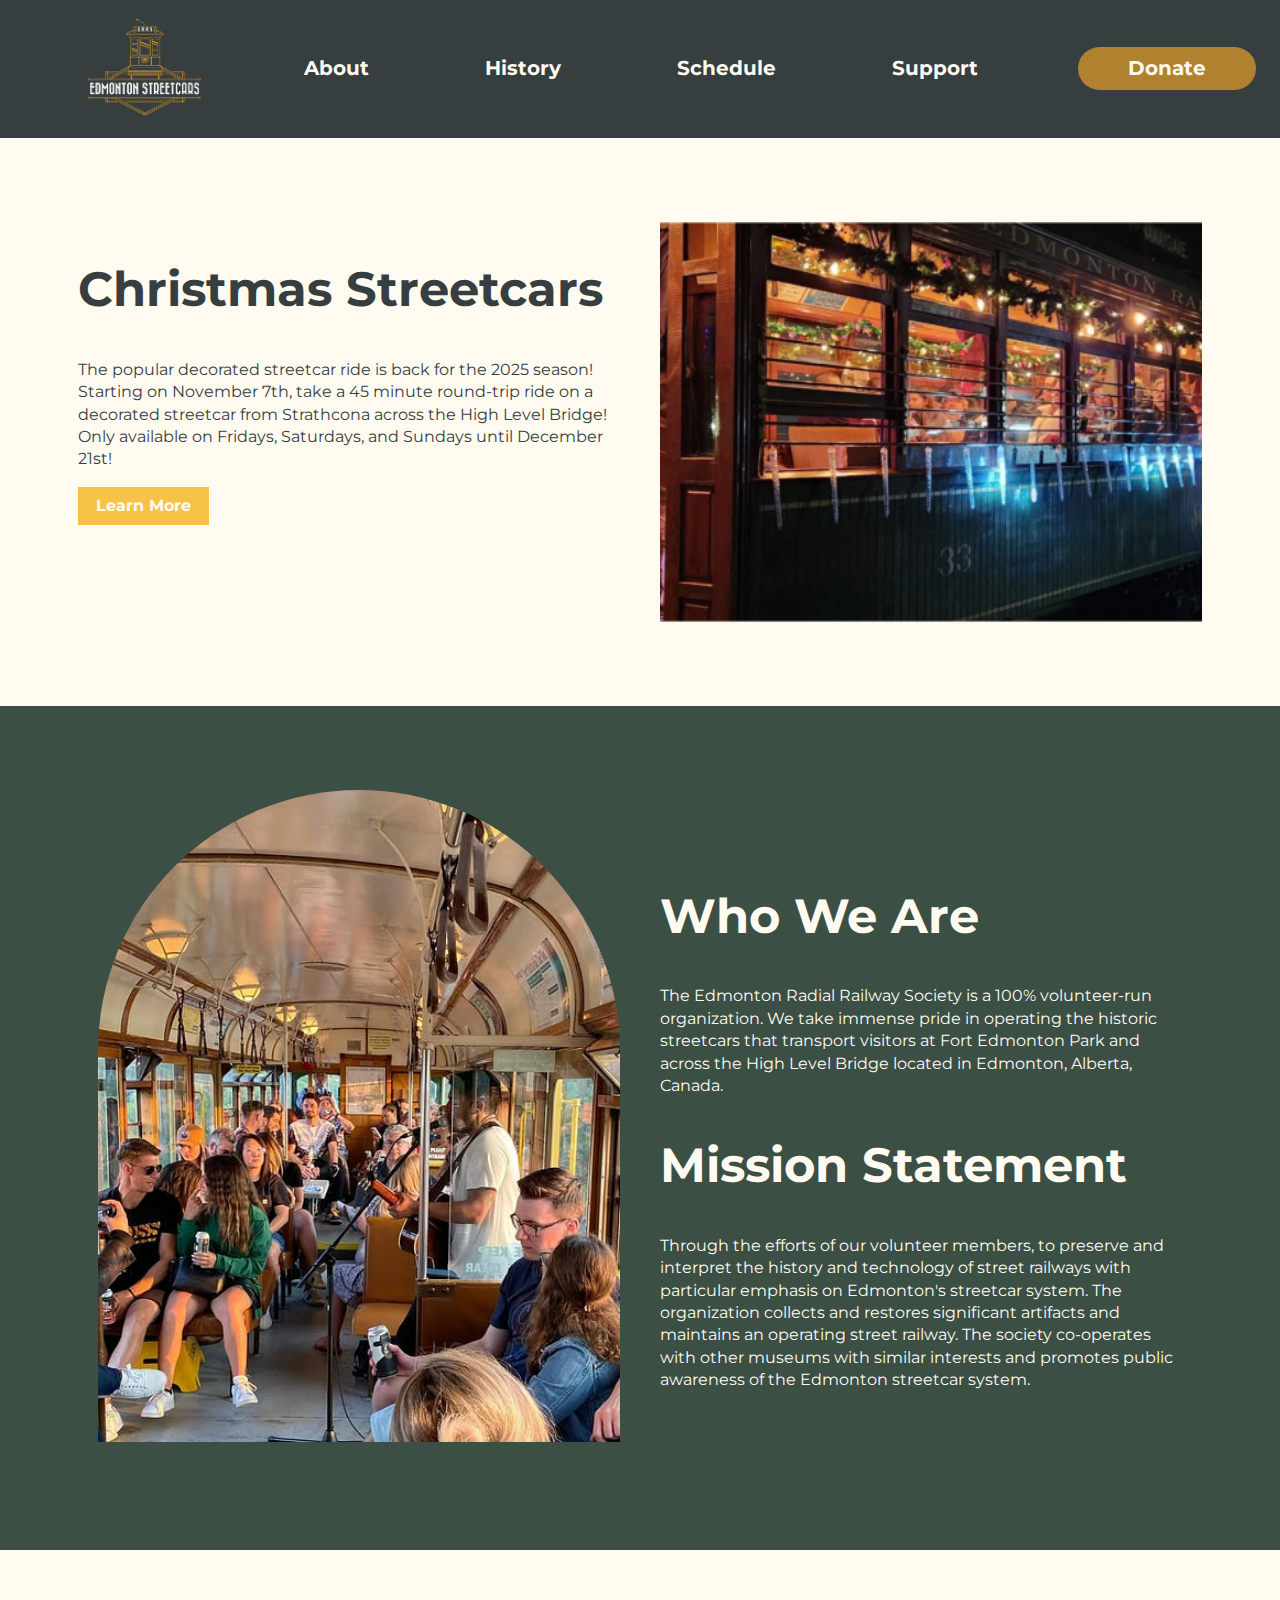
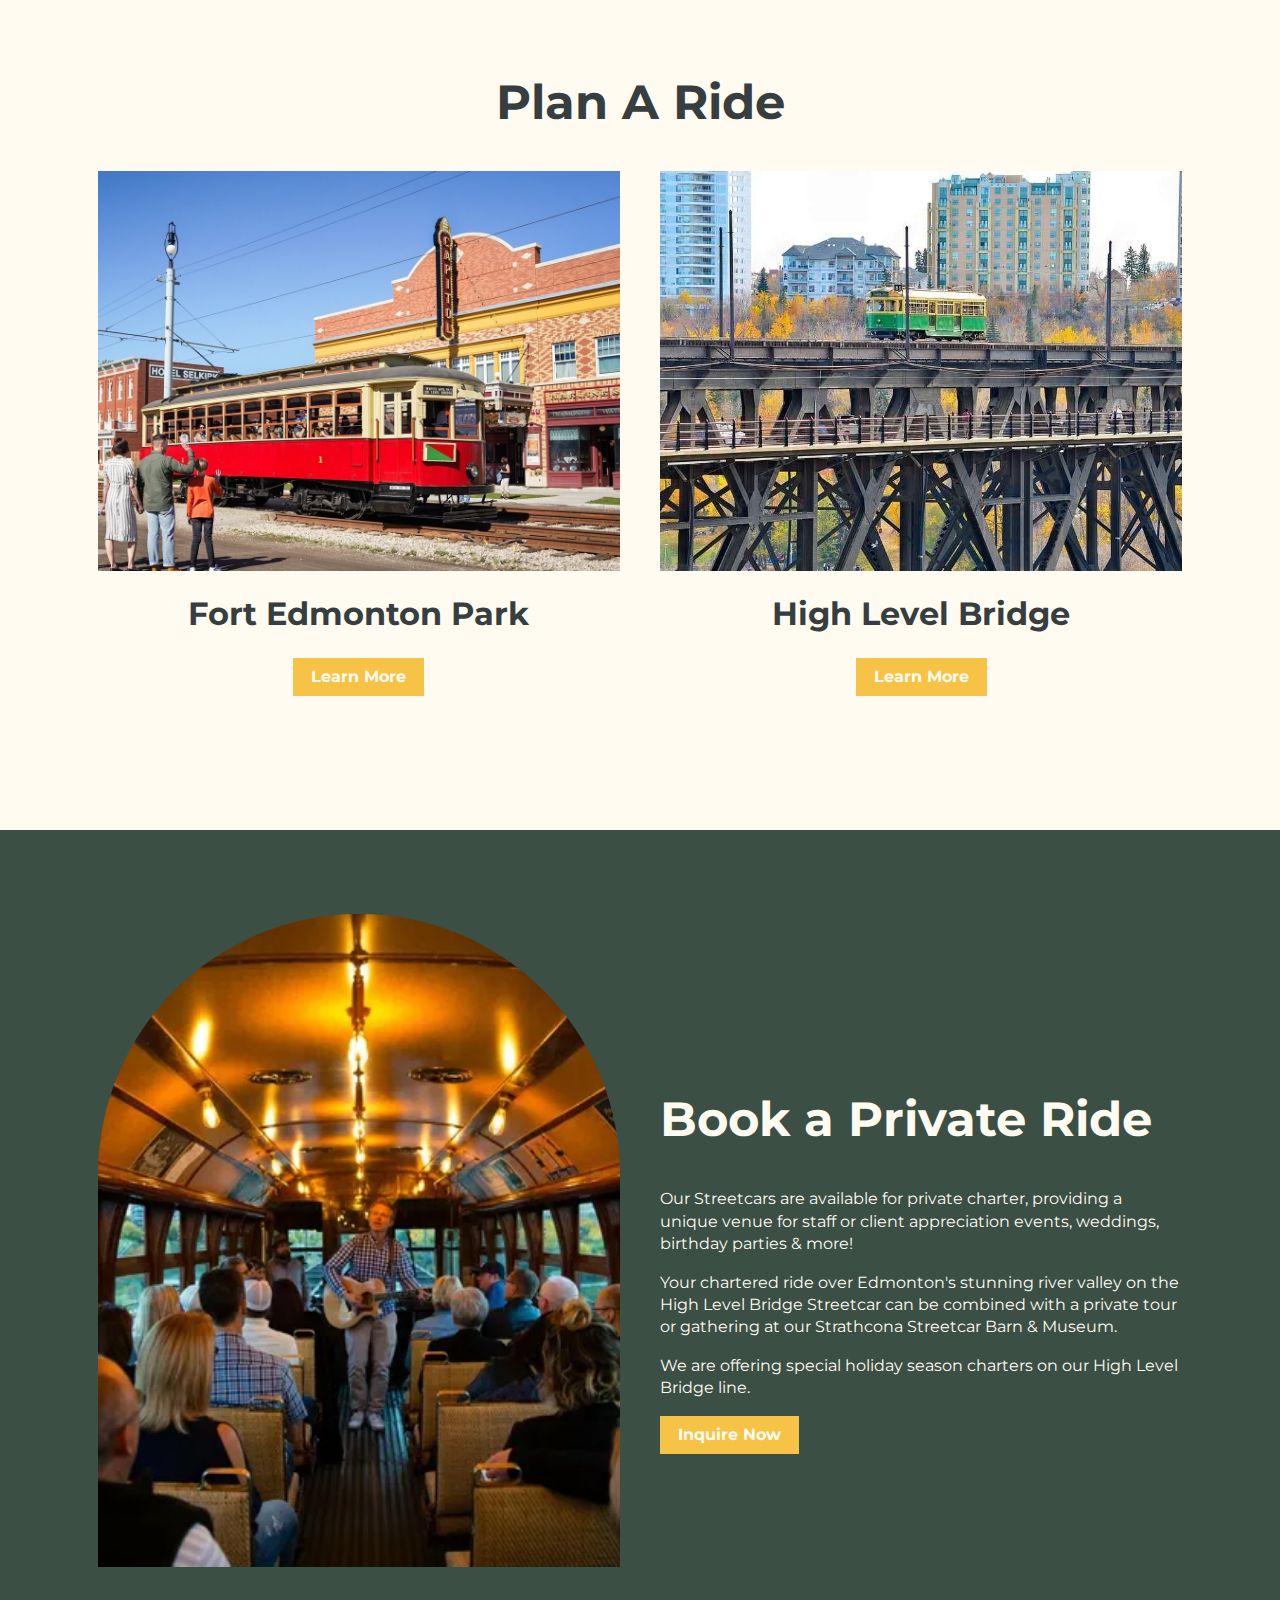
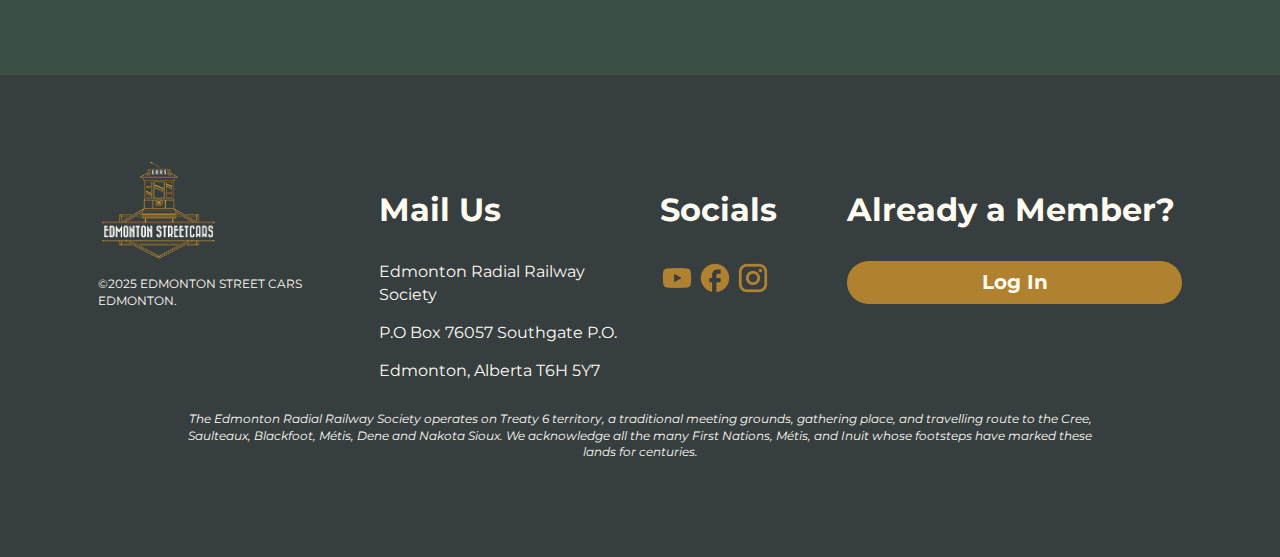
<file: index.html>
<!DOCTYPE html>
<html>
<head>
	<meta charset="utf-8">
	<meta name="viewport" content="width=device-width, initial-scale=1">
	<title>Edmonton Street Cars | Home</title>

	<!-- STYLES -->
	<link rel="stylesheet" type="text/css" href="normalize.css">
	<link rel="stylesheet" type="text/css" href="layout.css">
	<link rel="stylesheet" type="text/css" href="style.css">

	<!-- FONTS -->
	<link rel="preconnect" href="https://fonts.googleapis.com">
	<link rel="preconnect" href="https://fonts.gstatic.com" crossorigin>
	<link href="https://fonts.googleapis.com/css2?family=Montserrat:ital,wght@0,100..900;1,100..900&display=swap" rel="stylesheet">

</head>
<body>

<!-- HEADER -->

	<header style="background-colour: #363E40;" class="overflow-hidden mob-padding-1 col-sm-12">

		<div class="nav-wrap">

			<!-- Logo -->
			<div class="">
				<a href="index.html"><img src="images/esc-logo.png" style="width:120px;" alt="logo"></a>
			</div>

			<!-- Navigation -->
			<div class="menu">
				<nav>
					<ul>
						<li><a href="" class="nav-link">About</a></li>
						<li><a href="" class="nav-link">History</a></li>
						<li><a href="" class="nav-link">Schedule</a></li>
						<li><a href="" class="nav-link">Support</a></li>
					</ul>
				</nav>
			</div>

			<div class="cta-wrap">
				<a href="#" class="button">Donate</a>
			</div>

			<div class="hamburger">
				<div class="line"></div>
				<div class="line"></div>
				<div class="line"></div>
			</div>

		</div>

	</header>

<!-- HERO SECTION -->
	
	<section class="position-relative section-padding background-white overflow-hidden mob-padding-2 col-sm-12">
		
		<!-- Container -->
		<div class="container">
			<div class="row row-justify-center">


		<!-- Row -->
		<div class="row"> <!-- Row Starts -->
				<div class = "col col-lg-6 col-sm-12"> <!-- Column Starts -->

					<div class="flex-between margin-bottom">

						<div><!-- Text -->
							<h2>Christmas Streetcars</h2>
								<p>The popular decorated streetcar ride is back for the 2025 season! Starting on November 7th, take a 45 minute round-trip ride on a decorated streetcar from Strathcona across the High Level Bridge! Only available on Fridays, Saturdays, and Sundays until December 21st!</p>
						</div>

					<a href="" class="button-secondary">Learn More</a>
					</div>

				</div>

				<div class="col col-lg-6 col-sm-12">
					<div class="card-wrap">
						<img src="images/esc1.png" class="train-img" alt="photo of christmas streetcar">
					</div>
				</div>
			
			</div>

		</div>	
	</div>

	</section>

<!--WHO WE ARE SECTION -->

	<section class="position-relative section-padding background-green overflow-hidden mob-padding-2 col-sm-12">

		<!-- Container -->
		<div class="container z-index2">

			<div class="row row-align-center row-justify-center">

				<div class="col col-lg-6 col-sm-12">

					<div class="card-img-wrap">
						<img src="images/esc2.jpg" class="card-img" alt="photo of people in streetcar">
					</div>

				</div>

				<div class="col col-lg-6 col-sm-12">

					<div> <!-- Text Wrapper -->
						<h2 style="color: #FFFBF1;">Who We Are</h2>
						<p style="color: #FFFBF1">The Edmonton Radial Railway Society is a 100% volunteer-run organization. We take immense pride in operating the historic streetcars that transport visitors at Fort Edmonton Park and across the High Level Bridge located in Edmonton, Alberta, Canada.</p>
					</div>

					<div>
						<h2 style="color: #FFFBF1;">Mission Statement</h2>
						<p style="color: #FFFBF1"> Through the efforts of our volunteer members, to preserve and interpret the history and technology of street railways with particular emphasis on Edmonton's streetcar system.

						The organization collects and restores significant artifacts and maintains an operating street railway.

						The society co-operates with other museums with similar interests and promotes public awareness of the Edmonton streetcar system. </p>

					</div>

				</div>

			</div>

		</div>

	</section>


<!--PLAN A RIDE SECTION -->

	<section class="position-relative section-padding background-white overflow-hidden mob-padding-2 col-sm-12">

			<!-- Container -->
			<div class="container">
				<!-- ROW -->
				<div class="row row-justify-center">
					<div class="col col-lg-8 col-sm-12">
						<h2 class="text-center">Plan A Ride</h2>
					</div>
				</div>

				<!-- ROW -->
				<div class="row">
					<!-- Column 1-->
					<div class="col col-lg-6 col-sm-12">
						<div class="img-wrap margin-bottom">
							<div class="card-wrap">
								<img src="images/esc3.jpg" class="train-img" alt="image of red streetcar">
							</div>
							
							<h3 class="img-title">Fort Edmonton Park</h3>
							<a href="" class="button-secondary">Learn More</a>
						</div>

					</div>

					<div class="col col-lg-6 col-sm-12">
						<div class="img-wrap">
							<div class="card-wrap">
								<img src="images/esc4.jpg" class="train-img" alt="image of streetcar on the bridge">
							</div>
							
							<h3 class="img-title">High Level Bridge</h3>
							<a href="" class="button-secondary">Learn More</a>
						</div>
					</div>
				</div>
			</div>
	</section>

<!-- BOOK A PRIVATE RIDE -->

	<section class="position-relative section-padding background-green overflow-hidden mob-padding-2 col-sm-12">

		<!-- Container -->
		<div class="container z-index2">

			<div class="row row-align-center row-justify-center">

				<div class="col col-lg-6 col-sm-12">

					<div class="card-img-wrap">
						<img src="images/esc5.webp" class="card-img" alt="image of person performing in the streetcar">
					</div>

				</div>

				<div class="col col-lg-6 col-sm-12">

					<div> <!-- Text Wrapper -->
						<h2 style="color: #FFFBF1;">Book a Private Ride</h2>
						<p style="color: #FFFBF1">Our Streetcars are available for private charter, providing a unique venue for staff or client appreciation events, weddings, birthday parties & more!</p>

						<p style= "color: #FFFBF1">Your chartered ride over Edmonton's stunning river valley on the High Level Bridge Streetcar can be combined with a private tour or gathering at our Strathcona Streetcar Barn & Museum.</p>

						<p style= "color: #FFFBF1">We are offering special holiday season charters on our High Level Bridge line.</p>

					</div>

					<a href="#" class="button-secondary">Inquire Now</a>


				</div>

			</div>

		</div>

	</section>

</main>

<!-- FOOTER -->

	<footer class="section-padding background-grey overflow-hidden mob-padding-2 col-sm-12">

		<div class="container">

			<div class="row row-justify-between">

				<div class="col col-lg-3 col-sm-12">
					<a href="home.html"><img src="images/esc-logo.png" style="width:120px;"></a>
					<div class="footer-meta">
						<p style="color: #FFFBF1; font-size: 12px;">©2025 EDMONTON STREET CARS EDMONTON. <a href="#" class="text-white"> </a></p>
					</div>
				</div>

				<div class="col col-lg-3 col-sm-12">
					<h3 style="color: #FFFBF1;">Mail Us</h3>
					<p style="color: #FFFBF1;">Edmonton Radial Railway Society</p>
					<p style="color: #FFFBF1;">P.O Box 76057 Southgate P.O.</p>
					<p style="color: #FFFBF1;">Edmonton, Alberta T6H 5Y7</p>
				</div>

				<div class="col col-lg-2 col-sm-12">
					<h3 style="color: #FFFBF1;">Socials</h3>
					<a href="index.html"><img src="images/mdi_youtube.png" style="width:34px; height: 34px;"></a>
					<a href="index.html"><img src="images/ic_baseline-facebook.png" style="width:34px; height: 34px;"></a>
					<a href="index.html"><img src="images/mdi_instagram.png" style="width:34px; height: 34px;"></a>
				</div>


				<div class="col col-lg-4 col-sm-12">
					<h3 style="color: #FFFBF1;">Already a Member?</h3>
					<a href="#" class="button-donate">Log In</a>
				</div>

			</div>

			<div class="row row-justify-center">
				<div class="col-lg-10 col-sm-12 text-center">
					<p style="color: #FFFBF1; font-size: 12px;"><em>The Edmonton Radial Railway Society operates on Treaty 6 territory, a traditional meeting grounds, gathering place, and travelling route to the Cree, Saulteaux, Blackfoot, Métis, Dene and Nakota Sioux. We acknowledge all the many First Nations, Métis, and Inuit whose footsteps have marked these lands for centuries.</em></p>
				</div>
			</div>

		</div>

	</footer>

</body>
</html>
</file>
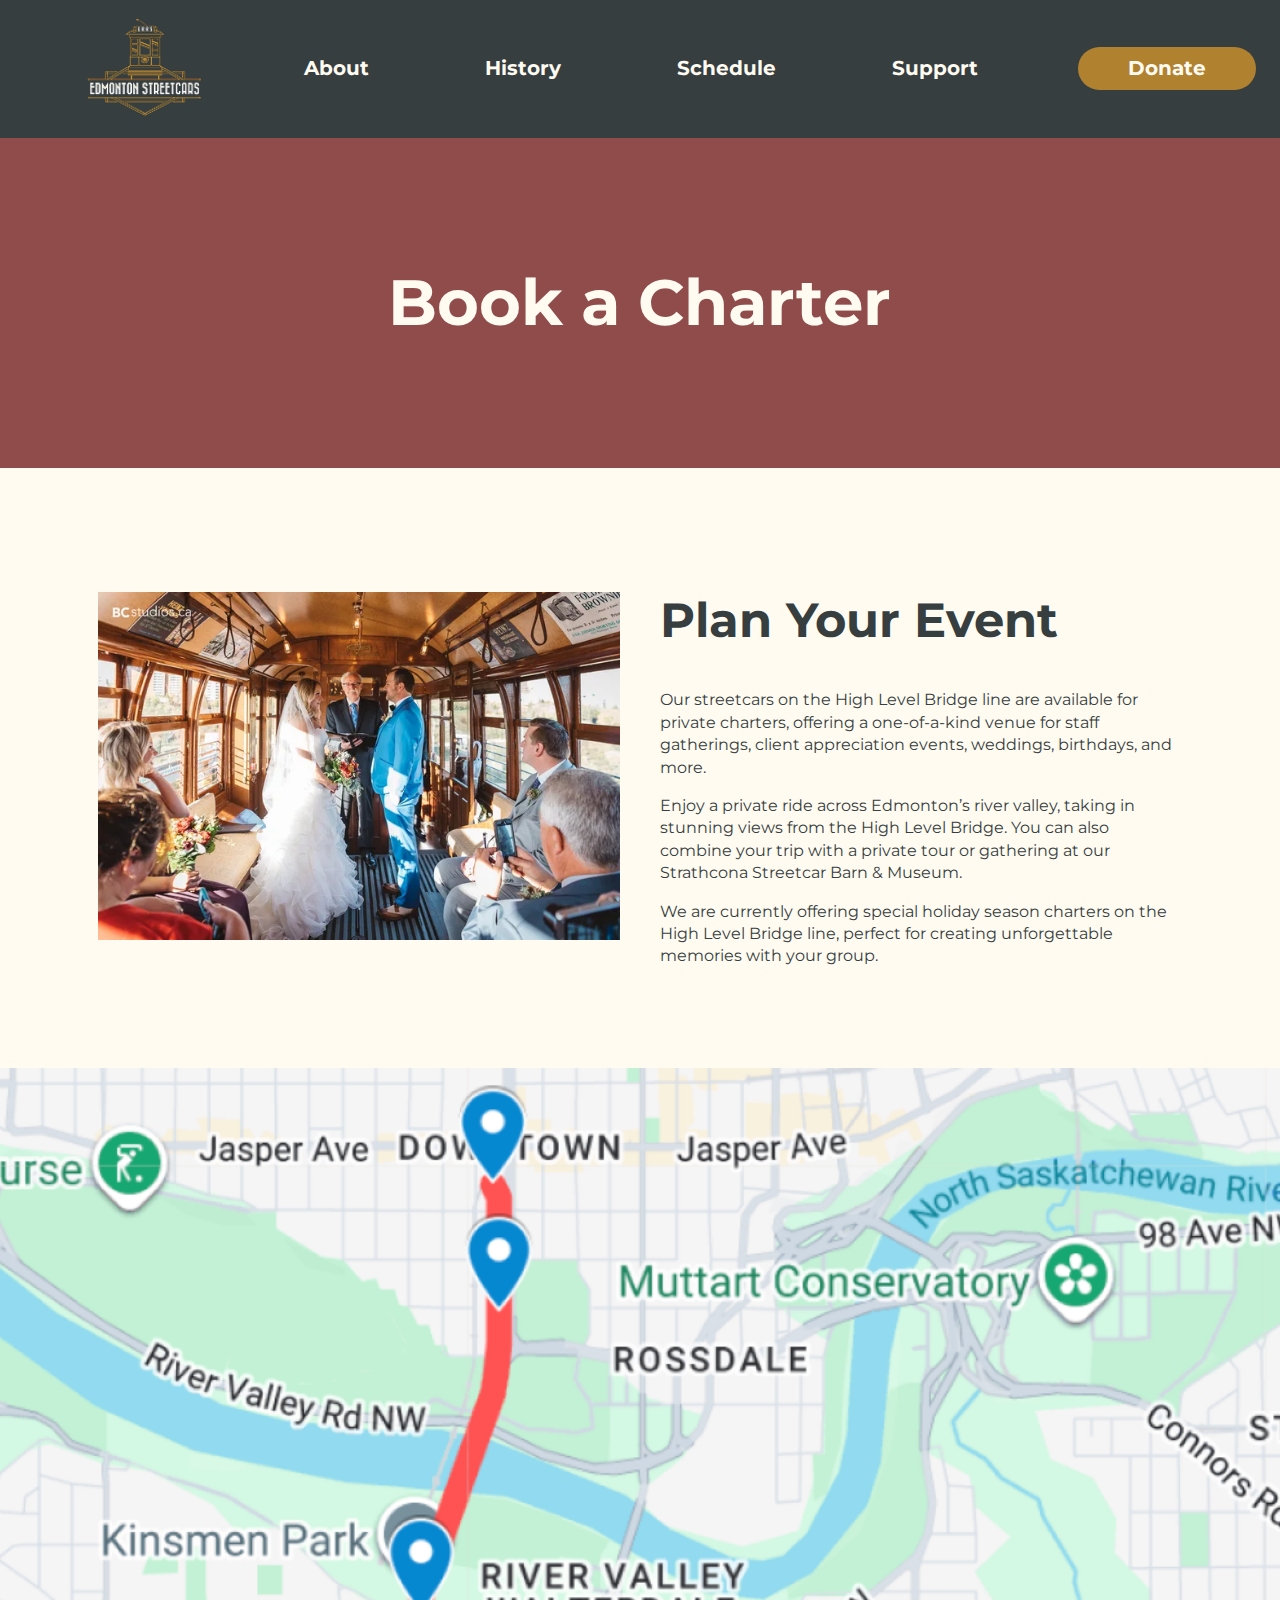
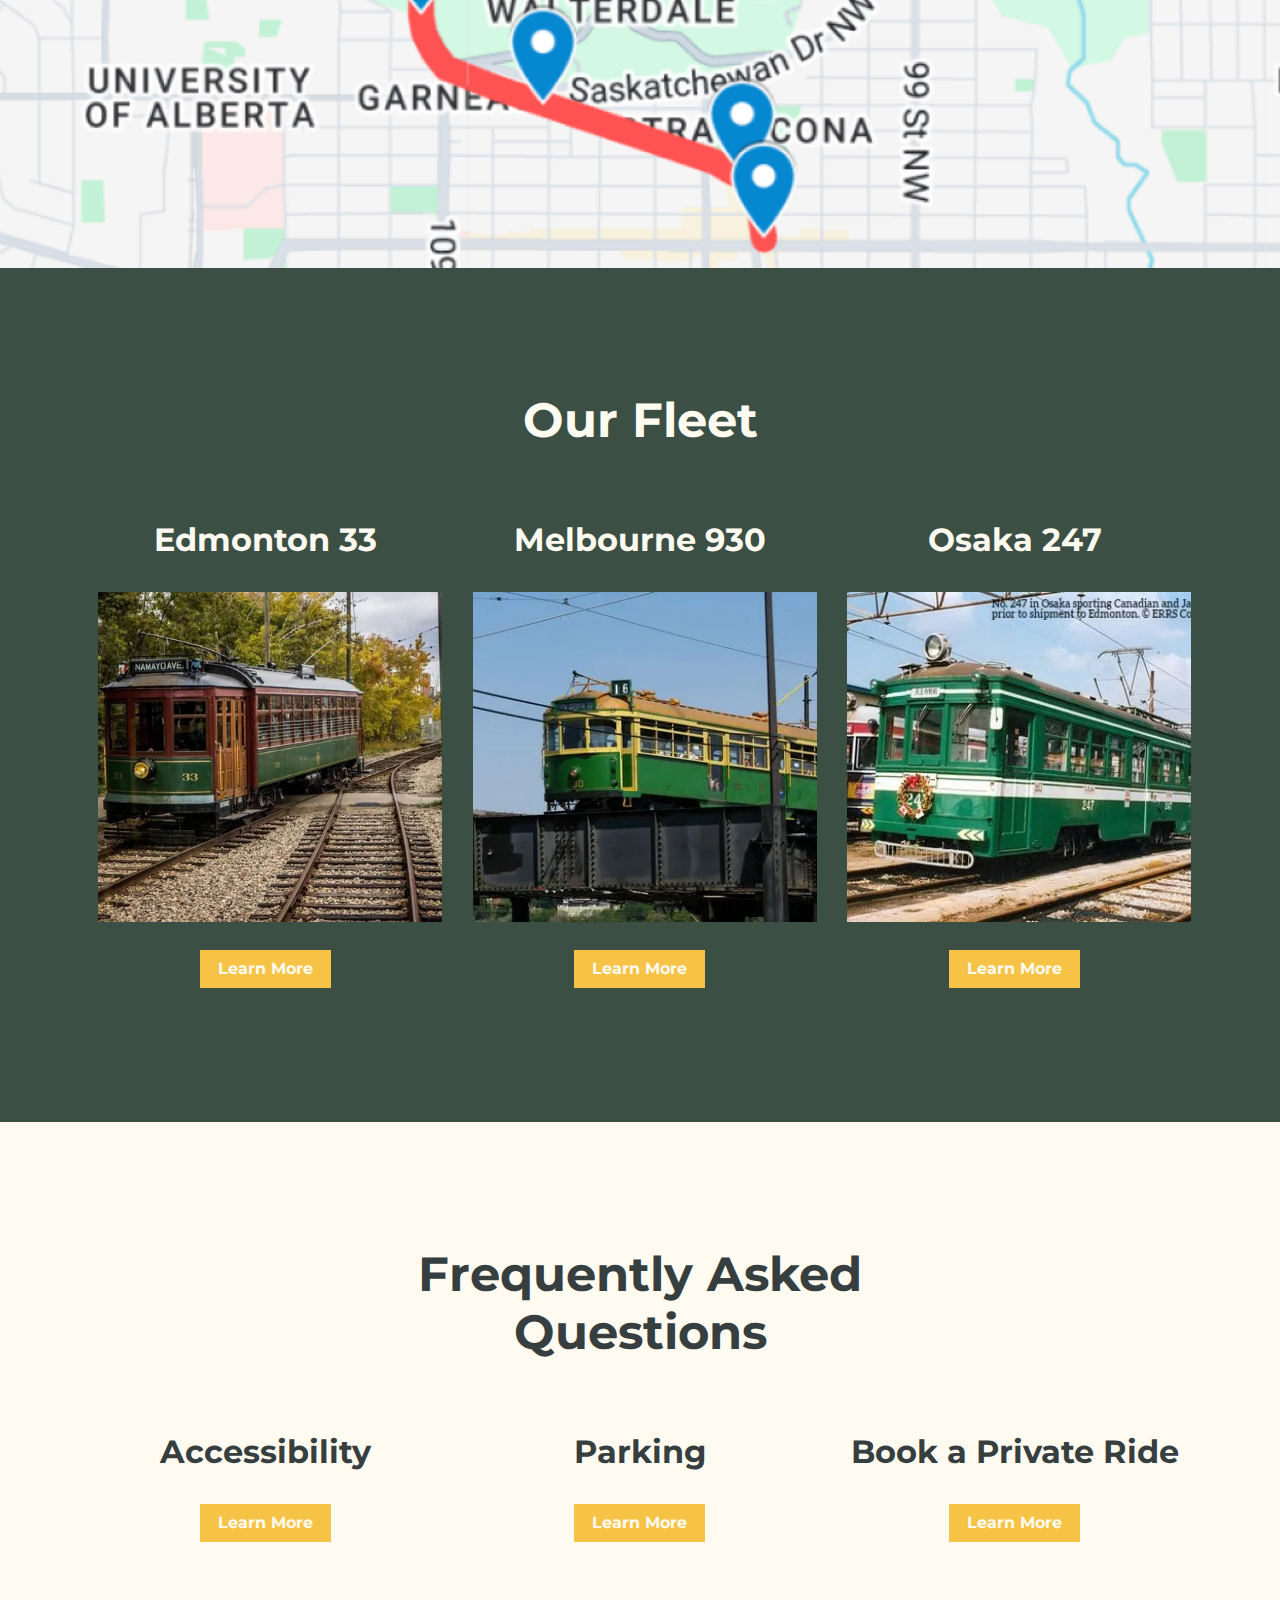
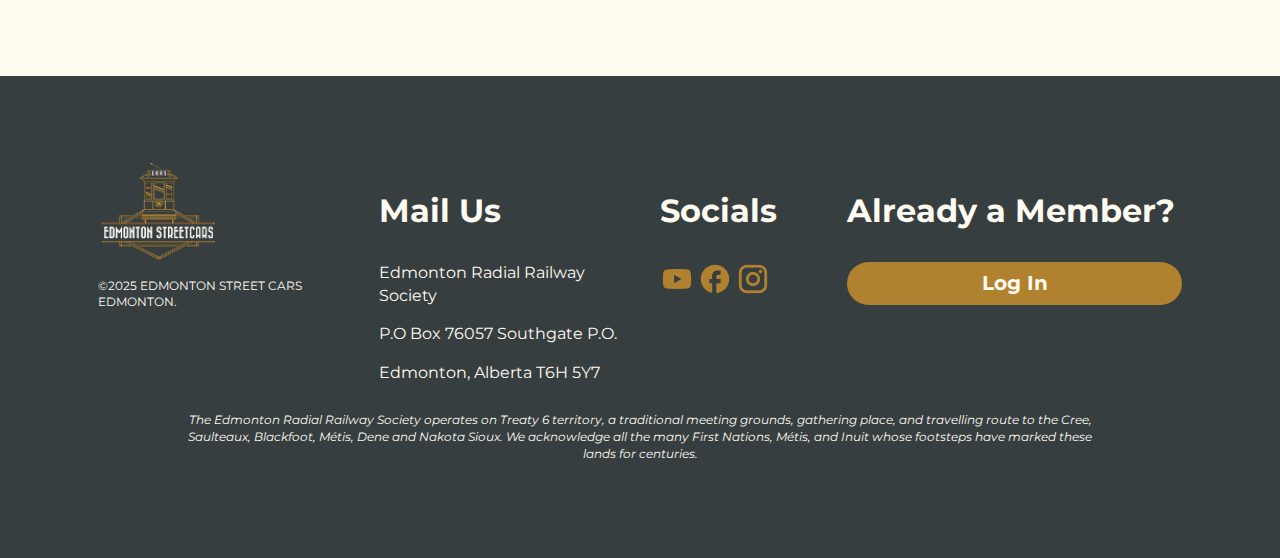
<file: bookacharter.html>
<!DOCTYPE html>
<html>
<head>
	<meta charset="utf-8">
	<meta name="viewport" content="width=device-width, initial-scale=1">
	<title>Edmonton Street Cars | Book a Charter</title>

	<!-- STYLES -->
	<link rel="stylesheet" type="text/css" href="normalize.css">
	<link rel="stylesheet" type="text/css" href="layout.css">
	<link rel="stylesheet" type="text/css" href="style.css">

	<!-- FONTS -->
	<link rel="preconnect" href="https://fonts.googleapis.com">
	<link rel="preconnect" href="https://fonts.gstatic.com" crossorigin>
	<link href="https://fonts.googleapis.com/css2?family=Montserrat:ital,wght@0,100..900;1,100..900&display=swap" rel="stylesheet">

</head>
<body>

<!-- HEADER -->

	<header style="background-colour: #363E40;" class="overflow-hidden mob-padding-1 col-sm-12">

		<div class="nav-wrap">

			<!-- Logo -->
			<div class="">
				<a href="index.html"><img src="images/esc-logo.png" style="width:120px;" alt="logo"></a>
			</div>

			<!-- Navigation -->
			<div class="menu">
				<nav>
					<ul>
						<li><a href="" class="nav-link">About</a></li>
						<li><a href="" class="nav-link">History</a></li>
						<li><a href="" class="nav-link">Schedule</a></li>
						<li><a href="" class="nav-link">Support</a></li>
					</ul>
				</nav>
			</div>

			<div class="cta-wrap">
				<a href="#" class="button">Donate</a>
			</div>

			<div class="hamburger">
				<div class="line"></div>
				<div class="line"></div>
				<div class="line"></div>
			</div>

		</div>

	</header>


<!-- HERO SECTION -->
	
	<section class="position-relative section-padding background-red overflow-hidden mob-padding-2">
		
		<!-- Container -->
		<div class="container">
			<div class="row row-justify-center">


				<!-- Row -->
				<div class="col col-lg-6 col-sm-12">

					<div class="flex-between">

						<div class="text-center">
							<h1 style="color: #FFFBF1;">Book a Charter</h1>
						</div>

					</div>

				</div>

			</div>

		</div>

	</section>

<!--PLAN YOUR EVENT SECTION -->

	<section class="position-relative section-padding background-white overflow-hidden mob-padding-2">

		<!-- Container -->
		<div class="container z-index2">

			<div class="row row-align-center row-justify-center">

				<div class="col col-lg-6 col-sm-12">

					<div>
						<img src="images/esc10.webp" class="card-img">
					</div>

				</div>

				<div class="col col-lg-6 col-sm-12">

					<div> <!-- Text Wrapper -->
						<h2 style="color: #363E40;">Plan Your Event</h2>
						<p style="color: #363E40">Our streetcars on the High Level Bridge line are available for private charters, offering a one-of-a-kind venue for staff gatherings, client appreciation events, weddings, birthdays, and more.</p>

						<p style="color: #363E40">Enjoy a private ride across Edmonton’s river valley, taking in stunning views from the High Level Bridge. You can also combine your trip with a private tour or gathering at our Strathcona Streetcar Barn & Museum.</p>

						<p style="color: #363E40">We are currently offering special holiday season charters on the High Level Bridge line, perfect for creating unforgettable memories with your group.</p>

					</div>

				</div>

			</div>

		</div>

	</section>

<!-- MAP SECTION -->

	<section class="map card-img">

	</section>


<!-- OUR FLEET SECTION -->
	
	<section class="position-relative section-padding background-green overflow-hidden mob-padding-2">
		
		<!-- Container -->
		<div class="container">
			<!-- ROW -->
			<div class="row row-justify-center">
				<div class="col col-lg-8 col-sm-12 text-center">
					<h2 style="color: #FFFBF1;">Our Fleet</h2>
				</div>
			</div>

			<!-- ROW -->
			<div class="row row-justify-center text-center">
				<!-- Column 1 -->
				<div class="col col-lg-4 col-sm-12 margin-bottom">
					<h3 style="color: #FFFBF1;">Edmonton 33</h3>
					<div>
						<img src="images/esc11.webp" class="train-square card-img">
					</div>
					<a href="" class="button-secondary">Learn More</a>
				</div>

				<div class="col col-lg-4 col-sm-12 margin-bottom">
					<h3 style="color: #FFFBF1;">Melbourne 930</h3>
					<div>
						<img src="images/esc12.webp" class="train-square card-img">
					</div>
					<a href="" class="button-secondary">Learn More</a>
				</div>

				<div class="col col-lg-4 col-sm-12 margin-bottom">
					<h3 style="color: #FFFBF1;">Osaka 247</h3>
					<div>
						<img src="images/esc13.webp" class="train-square card-img">
					</div>
					<a href="" class="button-secondary">Learn More</a>
				</div>
			</div>

		</div>
	</section>


<!-- FAQ SECTION -->
	
	<section class="position-relative section-padding background-white overflow-hidden mob-padding-2">
		
		<!-- Container -->
		<div class="container">
			<!-- ROW -->
			<div class="row row-justify-center">
				<div class="col col-lg-8 col-sm-12 text-center">
					<h2>Frequently Asked Questions</h2>
				</div>
			</div>

			<!-- ROW -->
			<div class="row row-justify-center text-center">
				<!-- Column 1 -->
				<div class="col col-lg-4 col-sm-12 text-center margin-bottom">
					<h3>Accessibility</h3>
					<a href="" class="button-secondary">Learn More</a>
				</div>

				<div class="col col-lg-4 col-sm-12 text-center margin-bottom">
					<h3>Parking</h3>
					<a href="" class="button-secondary">Learn More</a>
				</div>

				<div class="col col-lg-4 col-sm-12 text-center margin-bottom">
					<h3>Book a Private Ride</h3>
					<a href="" class="button-secondary">Learn More</a>
				</div>
			</div>

		</div>
	</section>



<!-- FOOTER -->

	<footer class="section-padding background-grey overflow-hidden mob-padding-2 col-sm-12">

		<div class="container">

			<div class="row row-justify-between">

				<div class="col col-lg-3 col-sm-12">
					<a href="home.html"><img src="images/esc-logo.png" style="width:120px;"></a>
					<div class="footer-meta">
						<p style="color: #FFFBF1; font-size: 12px;">©2025 EDMONTON STREET CARS EDMONTON. <a href="#" class="text-white"> </a></p>
					</div>
				</div>

				<div class="col col-lg-3 col-sm-12">
					<h3 style="color: #FFFBF1;">Mail Us</h3>
					<p style="color: #FFFBF1;">Edmonton Radial Railway Society</p>
					<p style="color: #FFFBF1;">P.O Box 76057 Southgate P.O.</p>
					<p style="color: #FFFBF1;">Edmonton, Alberta T6H 5Y7</p>
				</div>

				<div class="col col-lg-2 col-sm-12">
					<h3 style="color: #FFFBF1;">Socials</h3>
					<a href="index.html"><img src="images/mdi_youtube.png" style="width:34px; height: 34px;"></a>
					<a href="index.html"><img src="images/ic_baseline-facebook.png" style="width:34px; height: 34px;"></a>
					<a href="index.html"><img src="images/mdi_instagram.png" style="width:34px; height: 34px;"></a>
				</div>


				<div class="col col-lg-4 col-sm-12">
					<h3 style="color: #FFFBF1;">Already a Member?</h3>
					<a href="#" class="button-donate">Log In</a>
				</div>

			</div>

			<div class="row row-justify-center">
				<div class="col-lg-10 col-sm-12 text-center">
					<p style="color: #FFFBF1; font-size: 12px;"><em>The Edmonton Radial Railway Society operates on Treaty 6 territory, a traditional meeting grounds, gathering place, and travelling route to the Cree, Saulteaux, Blackfoot, Métis, Dene and Nakota Sioux. We acknowledge all the many First Nations, Métis, and Inuit whose footsteps have marked these lands for centuries.</em></p>
				</div>
			</div>

		</div>

	</footer>

</body>
</html>
</file>
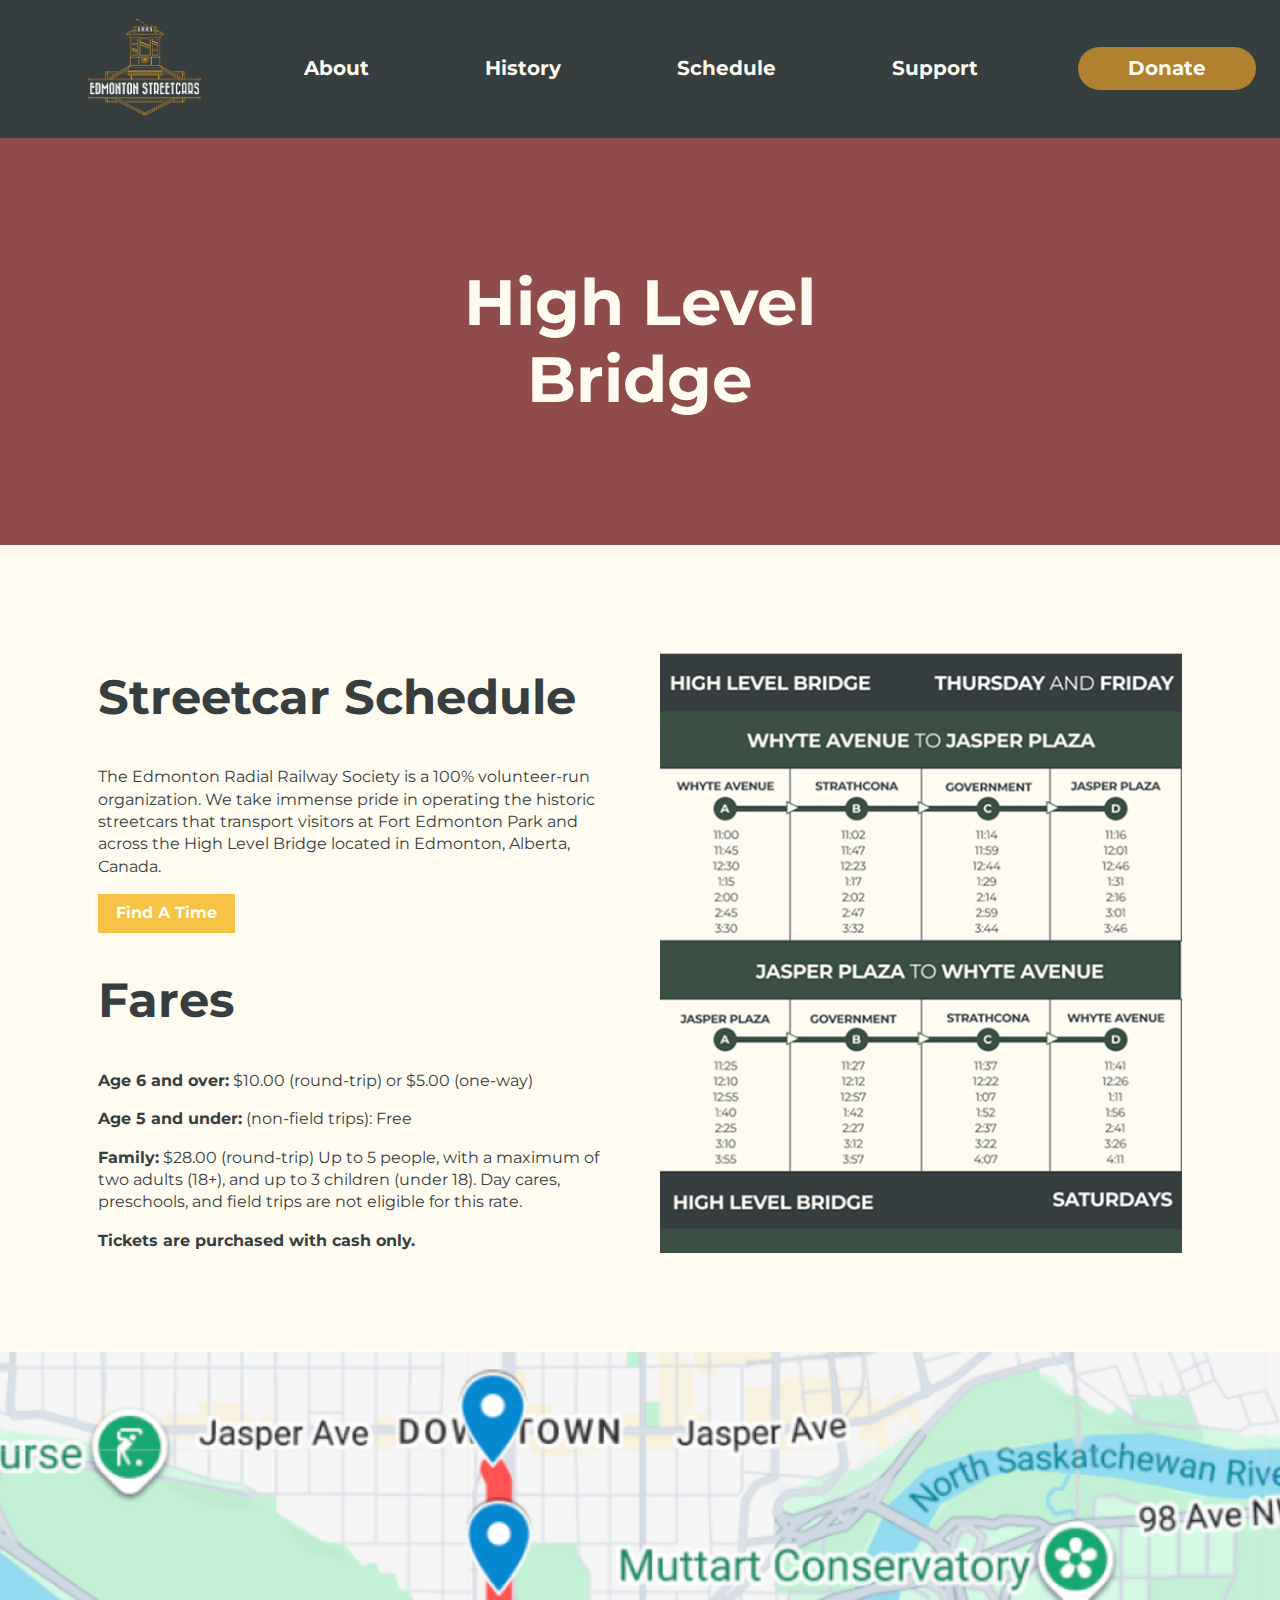
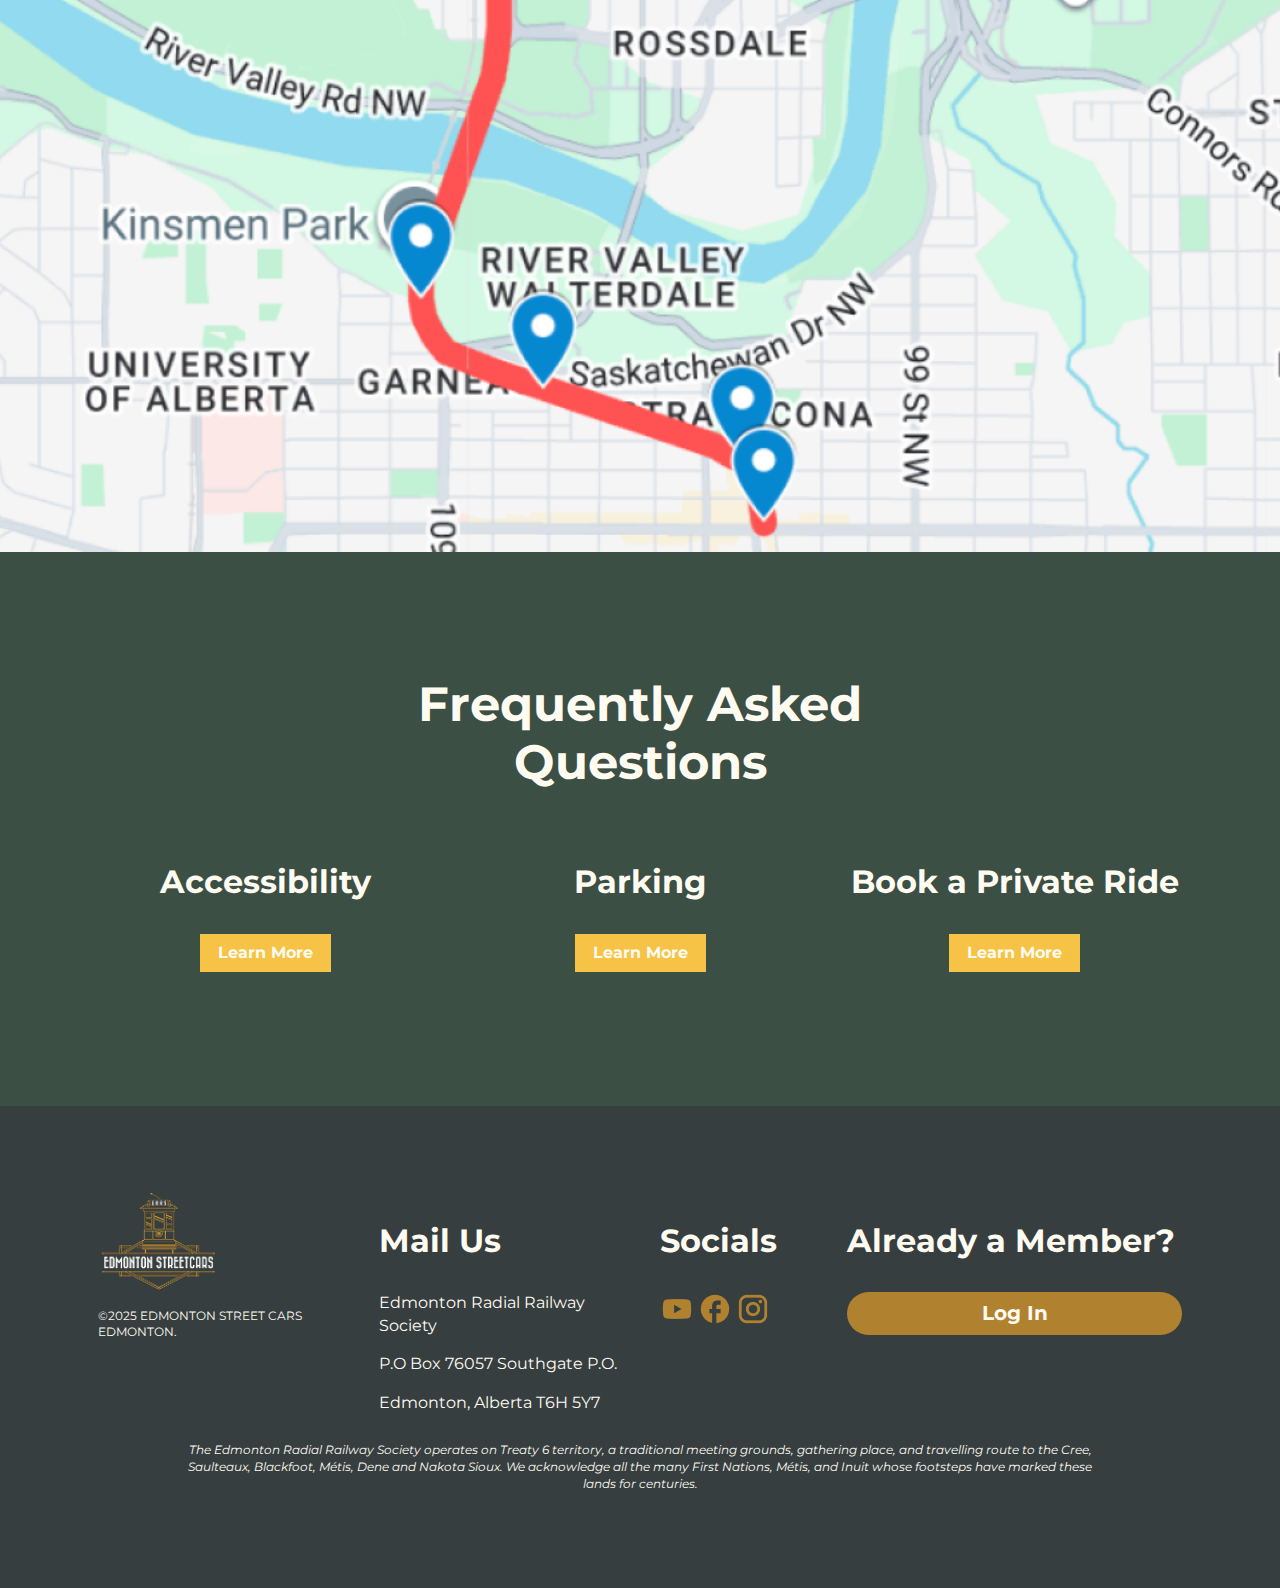
<file: highlevelbridge.html>
<!DOCTYPE html>
<html>
<head>
	<meta charset="utf-8">
	<meta name="viewport" content="width=device-width, initial-scale=1">
	<title>Edmonton Street Cars | High Level Bridge</title>

	<!-- STYLES -->
	<link rel="stylesheet" type="text/css" href="normalize.css">
	<link rel="stylesheet" type="text/css" href="layout.css">
	<link rel="stylesheet" type="text/css" href="style.css">

	<!-- FONTS -->
	<link rel="preconnect" href="https://fonts.googleapis.com">
	<link rel="preconnect" href="https://fonts.gstatic.com" crossorigin>
	<link href="https://fonts.googleapis.com/css2?family=Montserrat:ital,wght@0,100..900;1,100..900&display=swap" rel="stylesheet">

</head>
<body>

<!-- HEADER -->

	<header style="background-colour: #363E40;" class="overflow-hidden mob-padding-1 col-sm-12 ">

		<div class="nav-wrap">

			<!-- Logo -->
			<div class="">
				<a href="index.html"><img src="images/esc-logo.png" style="width:120px;" alt="logo"></a>
			</div>

			<!-- Navigation -->
			<div class="menu">
				<nav>
					<ul>
						<li><a href="" class="nav-link">About</a></li>
						<li><a href="" class="nav-link">History</a></li>
						<li><a href="" class="nav-link">Schedule</a></li>
						<li><a href="" class="nav-link">Support</a></li>
					</ul>
				</nav>
			</div>

			<div class="cta-wrap">
				<a href="#" class="button">Donate</a>
			</div>

			<div class="hamburger">
				<div class="line"></div>
				<div class="line"></div>
				<div class="line"></div>
			</div>

		</div>

	</header>

<!-- HERO SECTION -->
	
	<section class="position-relative section-padding background-red overflow-hidden mob-padding-2">
		
		<!-- Container -->
		<div class="container">
			<div class="row row-justify-center">


				<!-- Row -->
				<div class="col col-lg-6 col-sm-12">

					<div class="flex-between">

						<div class="text-center">
							<h1 style="color: #FFFBF1;">High Level Bridge</h1>
						</div>

					</div>

				</div>

			</div>

		</div>

	</section>

<!--WHO WE ARE SECTION -->

	<section class="position-relative section-padding background-white overflow-hidden mob-padding-2">

		<!-- Container -->
		<div class="container z-index2">

			<div class="row row-align-center row-justify-center">

				<div class="col col-lg-6 col-sm-12">

					<div> <!-- Text Wrapper -->
						<h2 style="color: #363E40;">Streetcar Schedule</h2>
						<p style="color: #363E40">The Edmonton Radial Railway Society is a 100% volunteer-run organization. We take immense pride in operating the historic streetcars that transport visitors at Fort Edmonton Park and across the High Level Bridge located in Edmonton, Alberta, Canada.</p>

						<a href="" class="button-secondary">Find A Time</a>
					
					</div>

					<div>
						<h2 style="color: #363E40;">Fares</h2>
						<p style="color: #363E40"> <b>Age 6 and over:</b> $10.00 (round-trip) or $5.00 (one-way)</p>

						<p style="color: #363E40"><b>Age 5 and under:</b> (non-field trips): Free</p>

						<p style="color: #363E40"><b>Family:</b> $28.00 (round-trip)
						Up to 5 people, with a maximum of two adults (18+), and up to 3 children (under 18). Day cares, preschools, and field trips are not eligible for this rate.</p>

						<p style="color: #363E40"><b>Tickets are purchased with cash only.</b></p>

					</div>

				</div>

				<div class="col col-lg-6 col-sm-12">

					<div>
						<img src="images/esc6.png" alt="image of scheule" width="100%">
					</div>

				</div>
			</div>

		</div>

	</section>


<!-- MAP SECTION -->

	<section class="map">

	</section>

<!-- FAQ SECTION -->
	
	<section class="position-relative section-padding background-green overflow-hidden mob-padding-2">
		
		<!-- Container -->
		<div class="container">
			<!-- ROW -->
			<div class="row row-justify-center">
				<div class="col col-lg-8 col-sm-12 text-center">
					<h2 style="color: #FFFBF1;">Frequently Asked Questions</h2>
				</div>
			</div>

			<!-- ROW -->
			<div class="row row-justify-between text-center">
				<!-- Column 1 -->
				<div class="col col-sm-12 margin-bottom">
					<h3 style="color: #FFFBF1;">Accessibility</h3>
					<a href="" class="button-secondary">Learn More</a>
				</div>

				<div class="col col-sm-12 margin-bottom">
					<h3 style="color: #FFFBF1;">Parking</h3>
					<a href="" class="button-secondary">Learn More</a>
				</div>

				<div class="col col-sm-12 margin-bottom">
					<h3 style="color: #FFFBF1;">Book a Private Ride</h3>
					<a href="" class="button-secondary">Learn More</a>
				</div>
			</div>

		</div>
	</section>



<!-- FOOTER -->

	<footer class="section-padding background-grey overflow-hidden mob-padding-2 col-sm-12">

		<div class="container">

			<div class="row row-justify-between">

				<div class="col col-lg-3 col-sm-12">
					<a href="home.html"><img src="images/esc-logo.png" style="width:120px;"></a>
					<div class="footer-meta">
						<p style="color: #FFFBF1; font-size: 12px;">©2025 EDMONTON STREET CARS EDMONTON. <a href="#" class="text-white"> </a></p>
					</div>
				</div>

				<div class="col col-lg-3 col-sm-12">
					<h3 style="color: #FFFBF1;">Mail Us</h3>
					<p style="color: #FFFBF1;">Edmonton Radial Railway Society</p>
					<p style="color: #FFFBF1;">P.O Box 76057 Southgate P.O.</p>
					<p style="color: #FFFBF1;">Edmonton, Alberta T6H 5Y7</p>
				</div>

				<div class="col col-lg-2 col-sm-12">
					<h3 style="color: #FFFBF1;">Socials</h3>
					<a href="index.html"><img src="images/mdi_youtube.png" style="width:34px; height: 34px;"></a>
					<a href="index.html"><img src="images/ic_baseline-facebook.png" style="width:34px; height: 34px;"></a>
					<a href="index.html"><img src="images/mdi_instagram.png" style="width:34px; height: 34px;"></a>
				</div>


				<div class="col col-lg-4 col-sm-12">
					<h3 style="color: #FFFBF1;">Already a Member?</h3>
					<a href="#" class="button-donate">Log In</a>
				</div>

			</div>

			<div class="row row-justify-center">
				<div class="col-lg-10 col-sm-12 text-center">
					<p style="color: #FFFBF1; font-size: 12px;"><em>The Edmonton Radial Railway Society operates on Treaty 6 territory, a traditional meeting grounds, gathering place, and travelling route to the Cree, Saulteaux, Blackfoot, Métis, Dene and Nakota Sioux. We acknowledge all the many First Nations, Métis, and Inuit whose footsteps have marked these lands for centuries.</em></p>
				</div>
			</div>

		</div>

	</footer>

</body>
</html>
</file>
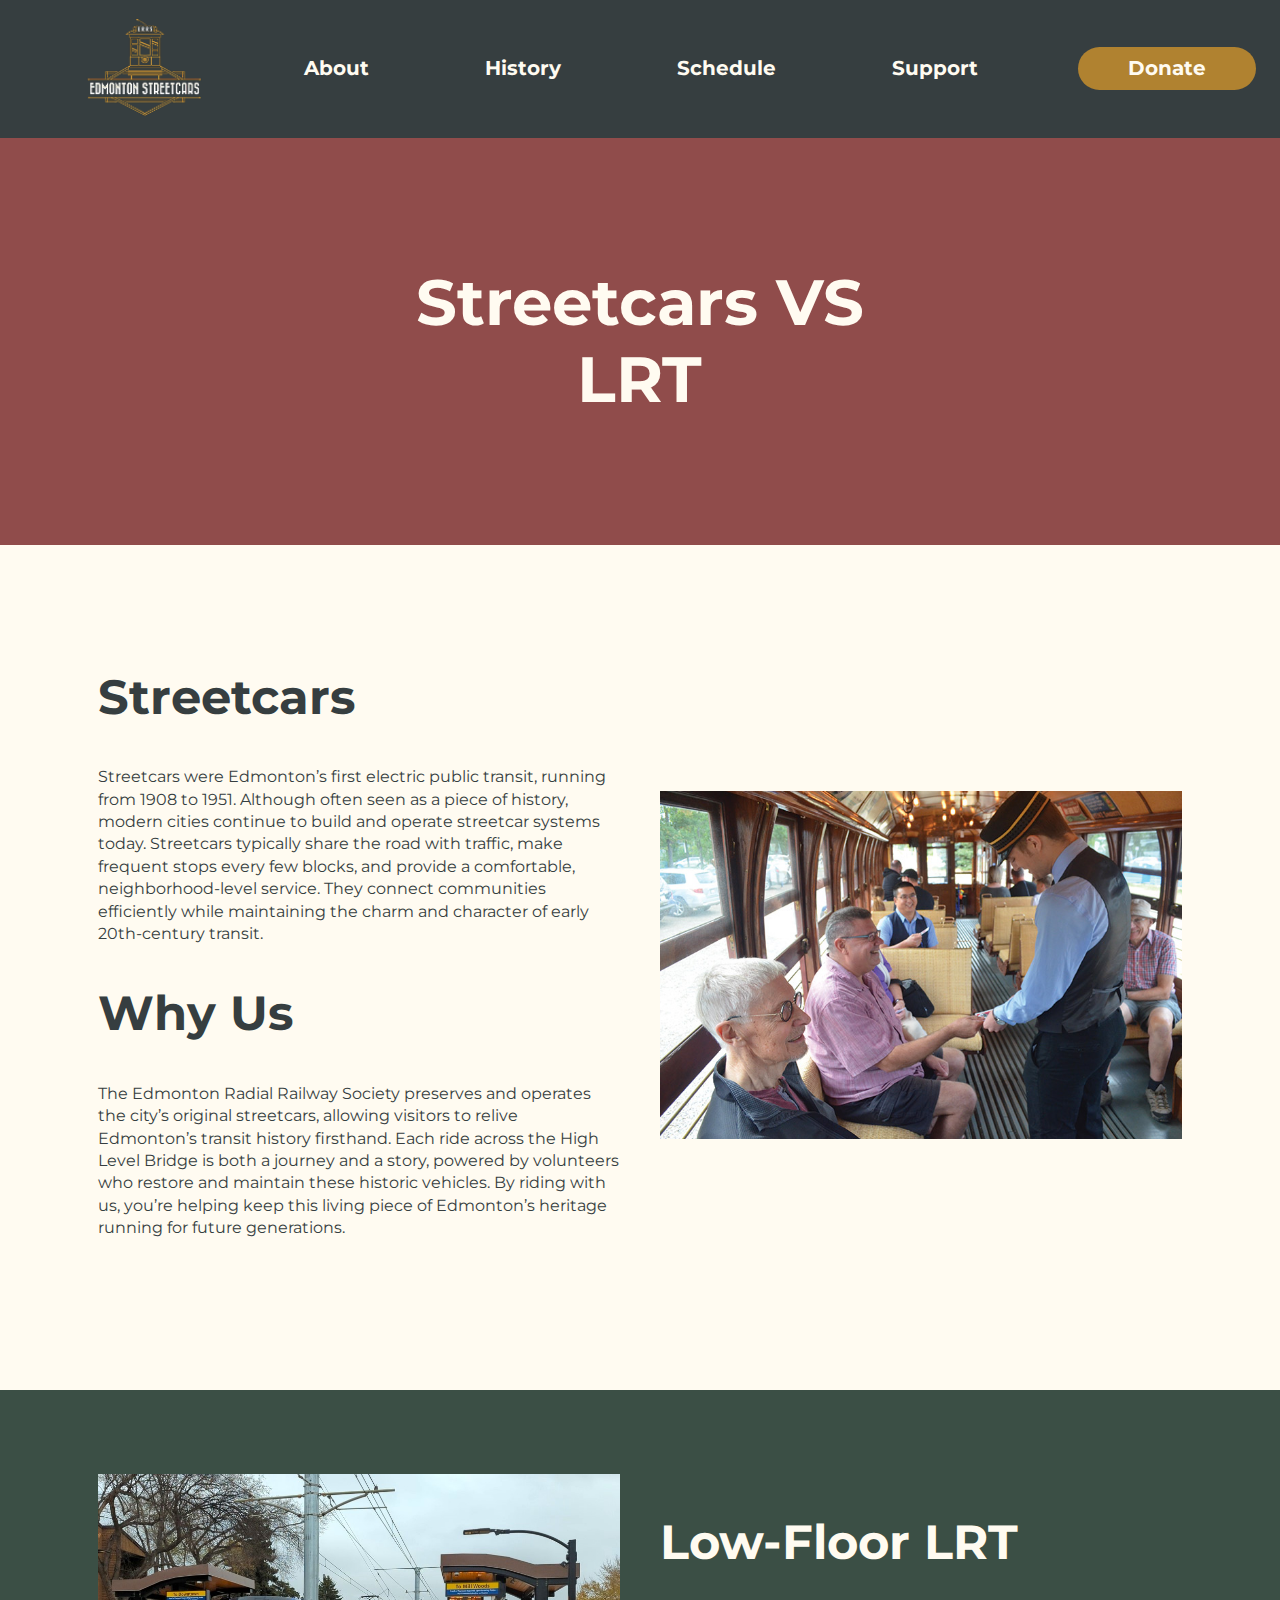
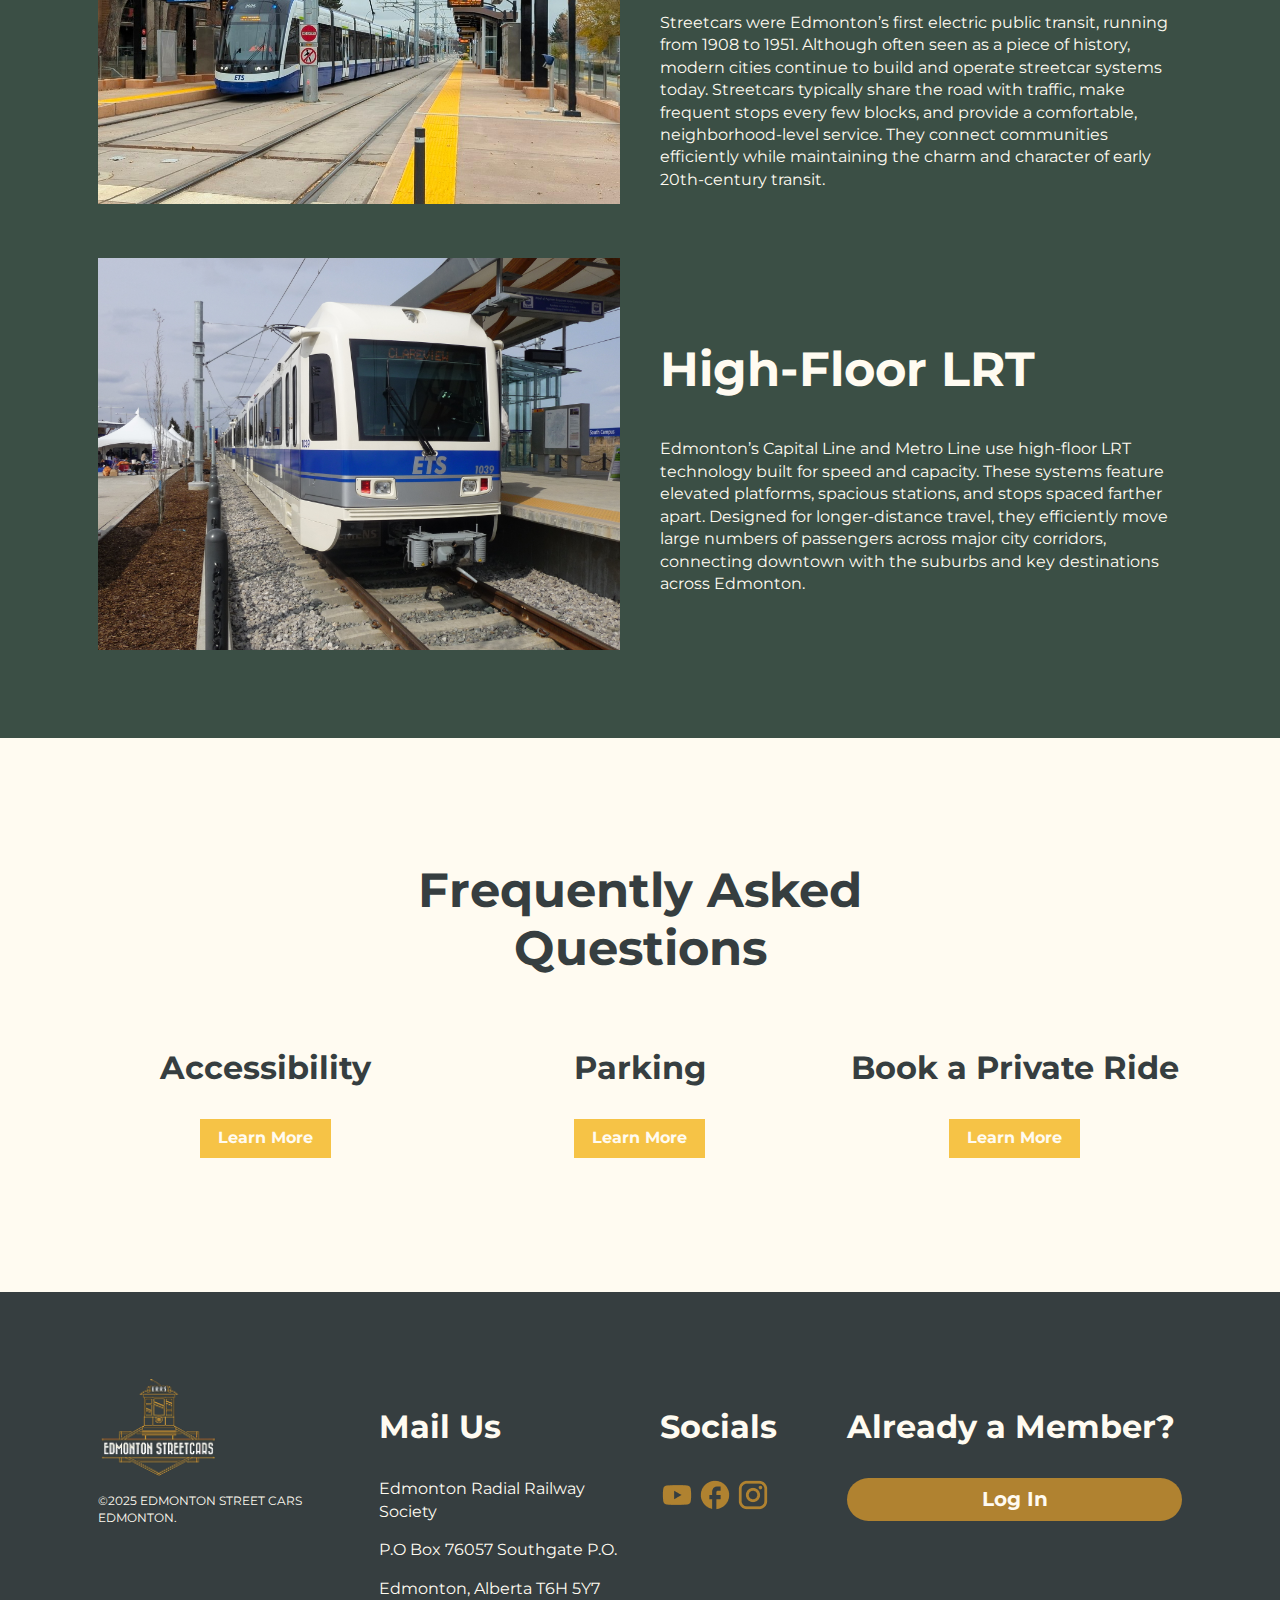
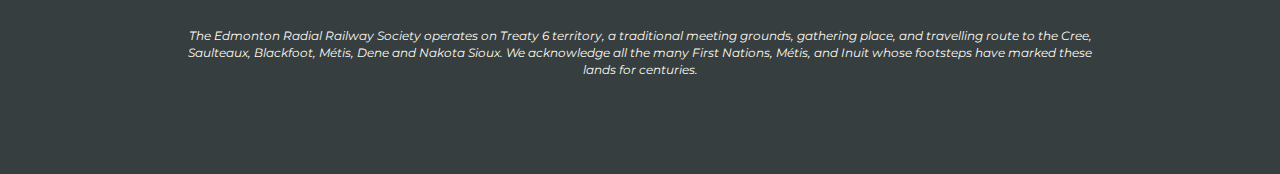
<file: streetcarsvslrt.html>
<!DOCTYPE html>
<html>
<head>
	<meta charset="utf-8">
	<meta name="viewport" content="width=device-width, initial-scale=1">
	<title>Edmonton Street Cars | Streetcars VS LRT</title>

	<!-- STYLES -->
	<link rel="stylesheet" type="text/css" href="normalize.css">
	<link rel="stylesheet" type="text/css" href="layout.css">
	<link rel="stylesheet" type="text/css" href="style.css">

	<!-- FONTS -->
	<link rel="preconnect" href="https://fonts.googleapis.com">
	<link rel="preconnect" href="https://fonts.gstatic.com" crossorigin>
	<link href="https://fonts.googleapis.com/css2?family=Montserrat:ital,wght@0,100..900;1,100..900&display=swap" rel="stylesheet">

</head>
<body>

<!-- HEADER -->

	<header style="background-colour: #363E40;" class="overflow-hidden mob-padding-1 col-sm-12 overflow-hidden mob-padding-1">

		<div class="nav-wrap">

			<!-- Logo -->
			<div class="">
				<a href="index.html"><img src="images/esc-logo.png" style="width:120px;" alt="logo"></a>
			</div>

			<!-- Navigation -->
			<div class="menu">
				<nav>
					<ul>
						<li><a href="" class="nav-link">About</a></li>
						<li><a href="" class="nav-link">History</a></li>
						<li><a href="" class="nav-link">Schedule</a></li>
						<li><a href="" class="nav-link">Support</a></li>
					</ul>
				</nav>
			</div>

			<div class="cta-wrap">
				<a href="#" class="button">Donate</a>
			</div>

			<div class="hamburger">
				<div class="line"></div>
				<div class="line"></div>
				<div class="line"></div>
			</div>

		</div>

	</header>

<!-- HERO SECTION -->
	
	<section class="position-relative section-padding background-red overflow-hidden mob-padding-2">
		
		<!-- Container -->
		<div class="container">
			<div class="row row-justify-center">


				<!-- Row -->
				<div class="col col-lg-6 col-sm-12">

					<div class="flex-between">

						<div class="text-center">
							<h1 style="color: #FFFBF1;">Streetcars VS LRT</h1>
						</div>

					</div>

				</div>

			</div>

		</div>

	</section>

<!--WHO WE ARE SECTION -->

	<section class="position-relative section-padding background-white overflow-hidden mob-padding-2">

		<!-- Container -->
		<div class="container z-index2">

			<div class="row row-align-center row-justify-center">

				<div class="col col-lg-6 col-sm-12 margin-bottom">

					<div> <!-- Text Wrapper -->
						<h2 style="color: #363E40;">Streetcars</h2>
						<p style="color: #363E40">Streetcars were Edmonton’s first electric public transit, running from 1908 to 1951. Although often seen as a piece of history, modern cities continue to build and operate streetcar systems today. Streetcars typically share the road with traffic, make frequent stops every few blocks, and provide a comfortable, neighborhood-level service. They connect communities efficiently while maintaining the charm and character of early 20th-century transit.</p>

					</div>

					<div>
						<h2 style="color: #363E40;">Why Us</h2>
						<p style="color: #363E40">The Edmonton Radial Railway Society preserves and operates the city’s original streetcars, allowing visitors to relive Edmonton’s transit history firsthand. Each ride across the High Level Bridge is both a journey and a story, powered by volunteers who restore and maintain these historic vehicles. By riding with us, you’re helping keep this living piece of Edmonton’s heritage running for future generations.</p>

					</div>

				</div>

				<div class="col col-lg-6 col-sm-12">

					<div>
						<img src="images/esc7.jpg" alt="image of people in streetcar" width="100%">
					</div>

				</div>
			</div>

		</div>

	</section>


<!--WHO WE ARE SECTION -->

	<section class="position-relative section-padding background-green overflow-hidden mob-padding-2">

		<!-- Container -->
		<div class="container z-index2">

			<div class="row row-align-center row-justify-center margin-bottom">

				<div class="col col-lg-6 col-sm-12">

					<div>
						<img src="images/esc8.jpg" width="100%" alt="image of low-floor LRT">
					</div>

				</div>

				<div class="col col-lg-6 col-sm-12">

					<div> <!-- Text Wrapper -->
						<h2 style="color: #FFFBF1;">Low-Floor LRT</h2>
						<p style="color: #FFFBF1">Streetcars were Edmonton’s first electric public transit, running from 1908 to 1951. Although often seen as a piece of history, modern cities continue to build and operate streetcar systems today. Streetcars typically share the road with traffic, make frequent stops every few blocks, and provide a comfortable, neighborhood-level service. They connect communities efficiently while maintaining the charm and character of early 20th-century transit.</p>

					</div>

				</div>

			</div>

			<div class="row row-align-center row-justify-center">

				<div class="col col-lg-6 col-sm-12">

					<div>
						<img src="images/esc9.jpg" width="100%" alt="image of high floor lrt">
					</div>

				</div>

				<div class="col col-lg-6 col-sm-12">

					<div>
						<h2 style="color: #FFFBF1;">High-Floor LRT</h2>
						<p style="color: #FFFBF1">Edmonton’s Capital Line and Metro Line use high-floor LRT technology built for speed and capacity. These systems feature elevated platforms, spacious stations, and stops spaced farther apart. Designed for longer-distance travel, they efficiently move large numbers of passengers across major city corridors, connecting downtown with the suburbs and key destinations across Edmonton.</p>

					</div>

				</div>

			</div>

		</div>

	</section>


<!-- FAQ SECTION -->
	
	<section class="position-relative section-padding background-white overflow-hidden mob-padding-2">
		
		<!-- Container -->
		<div class="container">
			<!-- ROW -->
			<div class="row row-justify-center">
				<div class="col col-lg-8 col-sm-12 text-center">
					<h2>Frequently Asked Questions</h2>
				</div>
			</div>

			<!-- ROW -->
			<div class="row row-justify-center text-center">
				<!-- Column 1 -->
				<div class="col col-lg-4 col-sm-12 margin-bottom">
					<h3>Accessibility</h3>
					<a href="" class="button-secondary">Learn More</a>
				</div>

				<div class="col col-lg-4 col-sm-12 margin-bottom">
					<h3>Parking</h3>
					<a href="" class="button-secondary">Learn More</a>
				</div>

				<div class="col col-lg-4 col-sm-12 margin-bottom">
					<h3>Book a Private Ride</h3>
					<a href="" class="button-secondary">Learn More</a>
				</div>
			</div>

		</div>
	</section>



<!-- FOOTER -->

	<footer class="section-padding background-grey overflow-hidden mob-padding-2 col-sm-12">

		<div class="container">

			<div class="row row-justify-between">

				<div class="col col-lg-3 col-sm-12">
					<a href="home.html"><img src="images/esc-logo.png" style="width:120px;"></a>
					<div class="footer-meta">
						<p style="color: #FFFBF1; font-size: 12px;">©2025 EDMONTON STREET CARS EDMONTON. <a href="#" class="text-white"> </a></p>
					</div>
				</div>

				<div class="col col-lg-3 col-sm-12">
					<h3 style="color: #FFFBF1;">Mail Us</h3>
					<p style="color: #FFFBF1;">Edmonton Radial Railway Society</p>
					<p style="color: #FFFBF1;">P.O Box 76057 Southgate P.O.</p>
					<p style="color: #FFFBF1;">Edmonton, Alberta T6H 5Y7</p>
				</div>

				<div class="col col-lg-2 col-sm-12">
					<h3 style="color: #FFFBF1;">Socials</h3>
					<a href="index.html"><img src="images/mdi_youtube.png" style="width:34px; height: 34px;"></a>
					<a href="index.html"><img src="images/ic_baseline-facebook.png" style="width:34px; height: 34px;"></a>
					<a href="index.html"><img src="images/mdi_instagram.png" style="width:34px; height: 34px;"></a>
				</div>


				<div class="col col-lg-4 col-sm-12">
					<h3 style="color: #FFFBF1;">Already a Member?</h3>
					<a href="#" class="button-donate">Log In</a>
				</div>

			</div>

			<div class="row row-justify-center">
				<div class="col-lg-10 col-sm-12 text-center">
					<p style="color: #FFFBF1; font-size: 12px;"><em>The Edmonton Radial Railway Society operates on Treaty 6 territory, a traditional meeting grounds, gathering place, and travelling route to the Cree, Saulteaux, Blackfoot, Métis, Dene and Nakota Sioux. We acknowledge all the many First Nations, Métis, and Inuit whose footsteps have marked these lands for centuries.</em></p>
				</div>
			</div>

		</div>

	</footer>

</body>
</html>
</file>
<file: layout.css>
.section-padding {
	padding: 84px 24px;
}

.container {
	display: block;
	width: 88%;
	max-width: 1400px;
	margin: 0 auto;
}


/* ROW */

.row {
	display: flex;             
	flex-wrap: wrap;           
	align-content: stretch;    
	margin: 0px -20px;
}

.row-justify-end {
	justify-content: flex-end;
}

.row-justify-center {
	justify-content: center;
}

.row-justify-between {
	justify-content: space-between;
}

.row-align-end {
	align-items: flex-end; 
}

.row-align-center {
	align-items: center; 
}

/* COLUMN */

.col {
	flex-grow: 1;
	flex-shrink: 1;
	flex-basis: 0%;
	padding: 0px 20px;
	box-sizing: border-box; 
}

.col-lg-1 {
	flex: 0 0 8.33%;
	max-width: 8.33%;
}

.col-lg-2 {
	flex: 0 0 16.67%;
	max-width: 16.67%;
}

.col-lg-3 {
	flex: 0 0 25%;
	max-width: 25%;
}

.col-lg-4 {
	flex: 0 0 33.33%;
	max-width: 33.33%;
}

.col-lg-5 {
	flex: 0 0 41.67%;
	max-width: 41.67%;
}

.col-lg-6 {
	flex: 0 0 50%;
	max-width: 50%;
}

.col-lg-7 {
	flex: 0 0 58.33%;
	max-width: 58.33%;
}

.col-lg-8 {
	flex: 0 0 66.67%;
	max-width: 66.67%;
}

.col-lg-9 {
	flex: 0 0 75%;
	max-width: 75%;
}

.col-lg-10 {
	flex: 0 0 83.33%;
	max-width: 83.33%;
}

.col-lg-11 {
	flex: 0 0 91.67%;
	max-width: 91.67%;
}

.col-lg-12 {
	flex: 0 0 100%;
	max-width: 100%;
}

@media screen and (max-width: 478px) {

	.col-sm-1 {
		flex: 0 0 8.33%;
		max-width: 8.33%;
	}

	.col-sm-2 {
		flex: 0 0 16.67%;
		max-width: 16.67%;
	}

	.col-sm-3 {
		flex: 0 0 25%;
		max-width: 25%;
	}

	.col-sm-4 {
		flex: 0 0 33.33%;
		max-width: 33.33%;
	}

	.col-sm-5 {
		flex: 0 0 41.67%;
		max-width: 41.67%;
	}

	.col-sm-6 {
		flex: 0 0 50%;
		max-width: 50%;
	}

	.col-sm-7 {
		flex: 0 0 58.33%;
		max-width: 58.33%;
	}

	.col-sm-8 {
		flex: 0 0 66.67%;
		max-width: 66.67%;
	}

	.col-sm-9 {
		flex: 0 0 75%;
		max-width: 75%;
	}

	.col-sm-10 {
		flex: 0 0 83.33%;
		max-width: 83.33%;
	}

	.col-sm-11 {
		flex: 0 0 91.67%;
		max-width: 91.67%;
	}

	.col-sm-12 {
		flex: 0 0 100%;
		max-width: 100%;
	}

}
</file>
<file: style.css>
/* PROJECT THREE STYLES */

body {
	font-family: "Montserrat", sans-serif;
	color: #363E40;
	background-color: #FFFBF1;
}

main {
	overflow: hidden;
}

/* BACKGROUNDS */

.background-grey {
	background-color: #363E40;
}

.background-green {
	background-color: #3B4F45;
}

.background-red {
	background-color: #904C4B;
}

.background-white {
	background-color: #FFFBF1;
}


/* TEXT FONTS */

/* Main Styles */


h1 {
	font-size: 64px;
	line-height: 120%;
	font-weight: 700;
	letter-spacing: -2%;
}

h2 {
	font-size: 48px;
	line-height: 120%;
	font-weight: 700;
	letter-spacing: -2%;
}

h3 {
	font-size: 32px;
	line-height: 120%;
	font-weight: 700;
	letter-spacing: -2%;
}

p {
	font-size: 16px;
	line-height: 140%;
	font-weight: 400;
	letter-spacing: 0%;
}

li {
	line-height: line-height 140%;
}

/* Text Colour */

.text-grey {
	color: #363E40;
}

.text-green {
	color: #3B4F45;
}

.text-red {
	color: #904C4B;
}

.text-white {
	color: #FFFBF1;
}

/* Navigation */

header {
	background-color: #363E40;
	padding: 16px 84px;
}

.nav-link {
	color: #FFFBF1;
	text-decoration: none;
	font-weight: 700;
	font-size: 20px;
}

nav li {
	list-style: none;
	padding-left: 50px;
	padding-right: 50px;
}

nav ul {
	display: flex;
	justify-content: center;
	gap: 16px;
	padding-left: 50px;
	padding-right: 50px;
}

.nav-wrap {
	display: flex;
	flex-direction: row;
	justify-content: space-between;
	align-items: center;
}

.hamburger {
	width: 30px;
	height: 20px;
	display: none;
	flex-direction: column;
	justify-content: space-between;
}

.line {
	width: 100%;
	height: 2px;
	background-color: #FFF4E2;
}


/* Image Styles */


.img-full {
	display: block;
	width: 100%;
}

.img-wrap {
	width: 100%;
	height: 100%;
	text-align: center;
}

.card-img {
	object-fit: cover;
	width: 100%;
	height: 100%;
}

.card-img-wrap {
	width: 100%;
	aspect-ratio: 4 / 5;
	overflow: hidden;
	border-radius: 300px 300px 0 0;
	margin-bottom: 24px;
}

.train-img {
	width: 100%;
	object-fit: cover;
	height: 100%;
}

.card-wrap{
	width: 100%;
	height: 400px;
}

.streetcar-img {
	width: 535px;
	height: 313px;
	padding-left: 41px;
	display: block;
}

.lrt-img {
	width: 536px;
	height: 262px;
}

.train-square {
	width: 344px;
	height: 330px;
	margin-bottom: 24px;
}

/* Text Layout */

.text-right {
	text-align: right;
}

.text-center {
	text-align: center;
}

.list-no-bullets {
	list-style: none;
	padding-left: 0px;
}

.position-relative {
	position: relative;
}

/* Buttons */

.button {
	display: inline-block;
	box-sizing: border-box;
	color: #FFFBF1;
	padding: 10px 50px;
	border-radius: 30px;
	font-size: 20px;
	background-color: #B08230;
	text-decoration: none;
	font-weight: bold;
	transition: background 0.2s ease;
	border: none;
}

.button:hover {
	background-color: #3B4F45;
}

.button-secondary {
	display: inline-block;
	color: #FFFBF1;
	padding: 10px 18px;
	background-color: #F6C346;
	text-decoration: none;
	font-weight: bold;
	transition: background 0.2s ease;
}


.button-secondary:hover {
	background-color: #904C4B;
}

.button-donate {
	display: inline-block;
	color: #FFFBF1;
	padding: 10px 50px;
	border-radius: 30px;
	font-size: 20px;
	background-color: #B08230;
	width: 100%;
  	box-sizing: border-box;
	text-align: center;
	text-decoration: none;
	font-weight: bold;
	transition: background 0.2s ease;
	border: none;
}

.button-donate:hover {
	background-color: #3B4F45;
}

/* Invididual Styles */

.img-title {
	margin-top: 24px;
	margin-bottom: 24px;
	text-align: center;
}

.map {
	background-image:url(images/map.png);
	background-size: cover;
	background-position: center;
	height: 800px;
	width: 100%;
}

.member-block {
	display: inline-block;
}

.overflow-hidden{
	overflow: hidden;
}

.margin-bottom{
	margin-bottom: 50px;
}



/* MOBILE BREAKPOINT */

@media screen and (max-width: 478px) {

	h1 {
		font-size: 56px;
	}

	h2 {
		font-size: 44px;
	}

	h3 {
		font-size: 28px;
	}

	.menu {
		display: none;
	}

	.cta-wrap {
		display: none;
	}

	.hamburger {
		display: flex;
	}

	.hero-icon {
		width: 40vw;
		position: absolute;
		right: -20%;
		top: -10vw;
	}

	.newsletter-form {
		display: grid;
		grid-template: 1fr / 1fr;
		gap: 32px;
		align-items: start;
	}

	.footer-logo {
		display: none;
	}

	.footer-meta {
		margin: 0px;
	}

	.mob-padding-2{
		padding: 84px 24px;
	}

	.mob-padding-1{
		padding: 24px 24px;
	}

	.map{
		height: 300px;
	}
</file>
